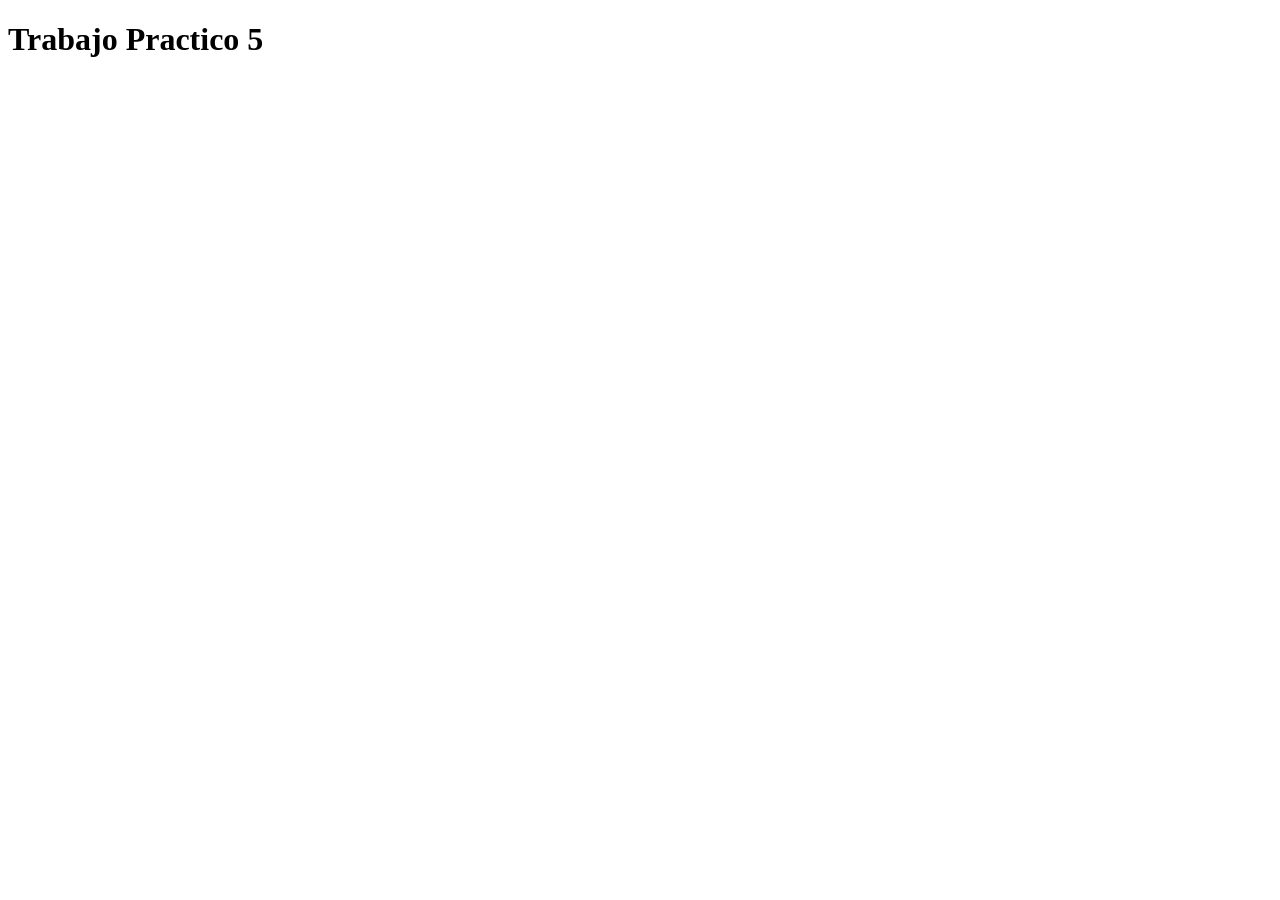
<file: Trabajo Practico 5/index.html>
<!DOCTYPE html>
<html lang="en">
<head>
    <meta charset="UTF-8">
    <meta http-equiv="X-UA-Compatible" content="IE=edge">
    <meta name="viewport" content="width=device-width, initial-scale=1.0">
    <title>Document</title>
</head>
<body>
    <h1>Trabajo Practico 5
        
    </h1>
</body>
</html>
</file>
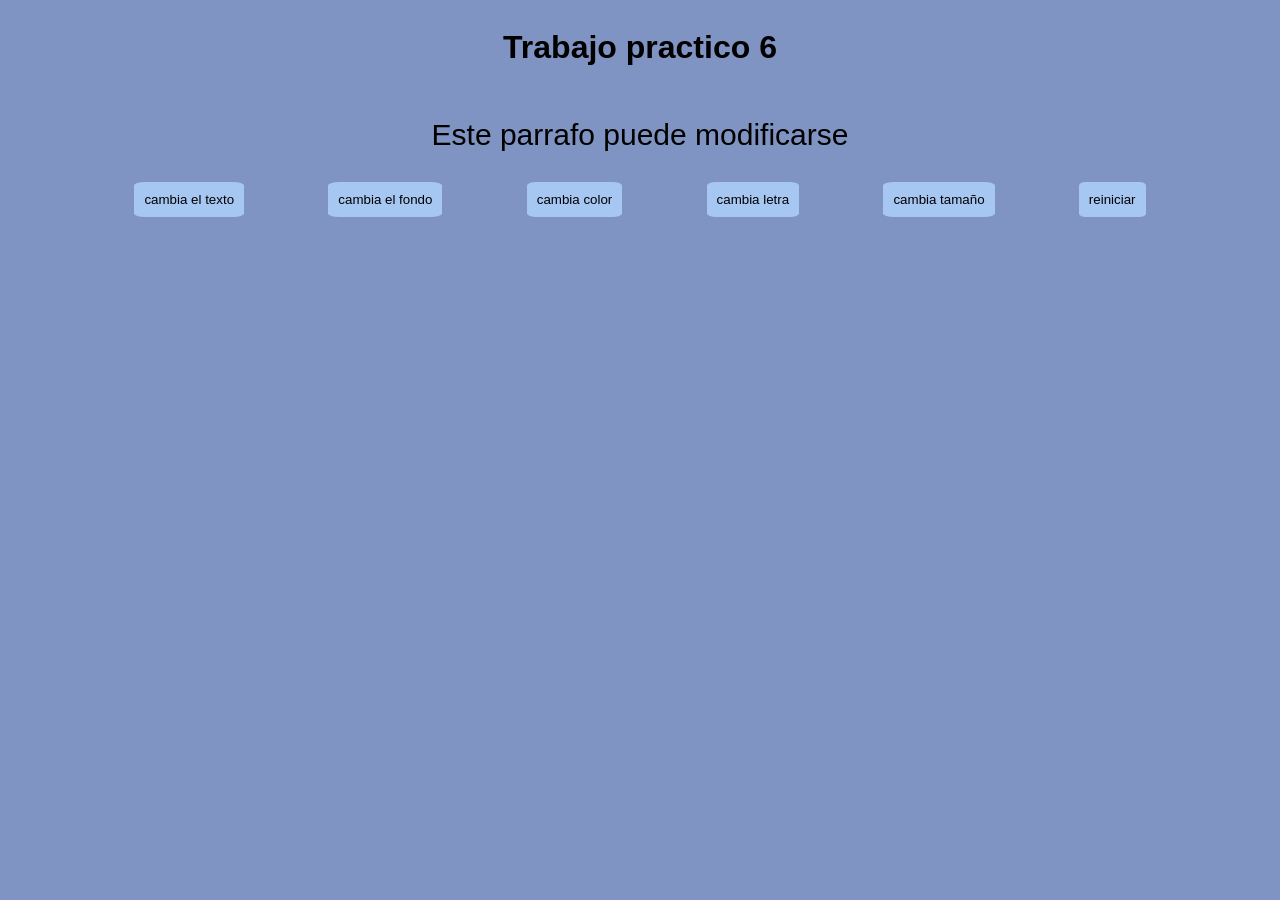
<file: Trabajo practico 6/index.html>
<!DOCTYPE html>
<html lang="en">
<head>
    <meta charset="UTF-8">
    <meta http-equiv="X-UA-Compatible" content="IE=edge">
    <meta name="viewport" content="width=device-width, initial-scale=1.0">
    <title>Document</title>
    <link rel="stylesheet" href="style.css">
</head>
<body>
    <h1>Trabajo practico 6</h1>
    <p>Este parrafo puede modificarse</p>
    <div>
        <button id="b1">cambia el texto</button>
        <button id="b2">cambia el fondo</button>
        <button id="b3">cambia color</button>
        <button id="b4">cambia letra</button>
        <button id="b5">cambia tamaño</button>
        <button id="b5">reiniciar</button>
    </div>

</body>
<script src="app.js"></script>
</html>
</file>
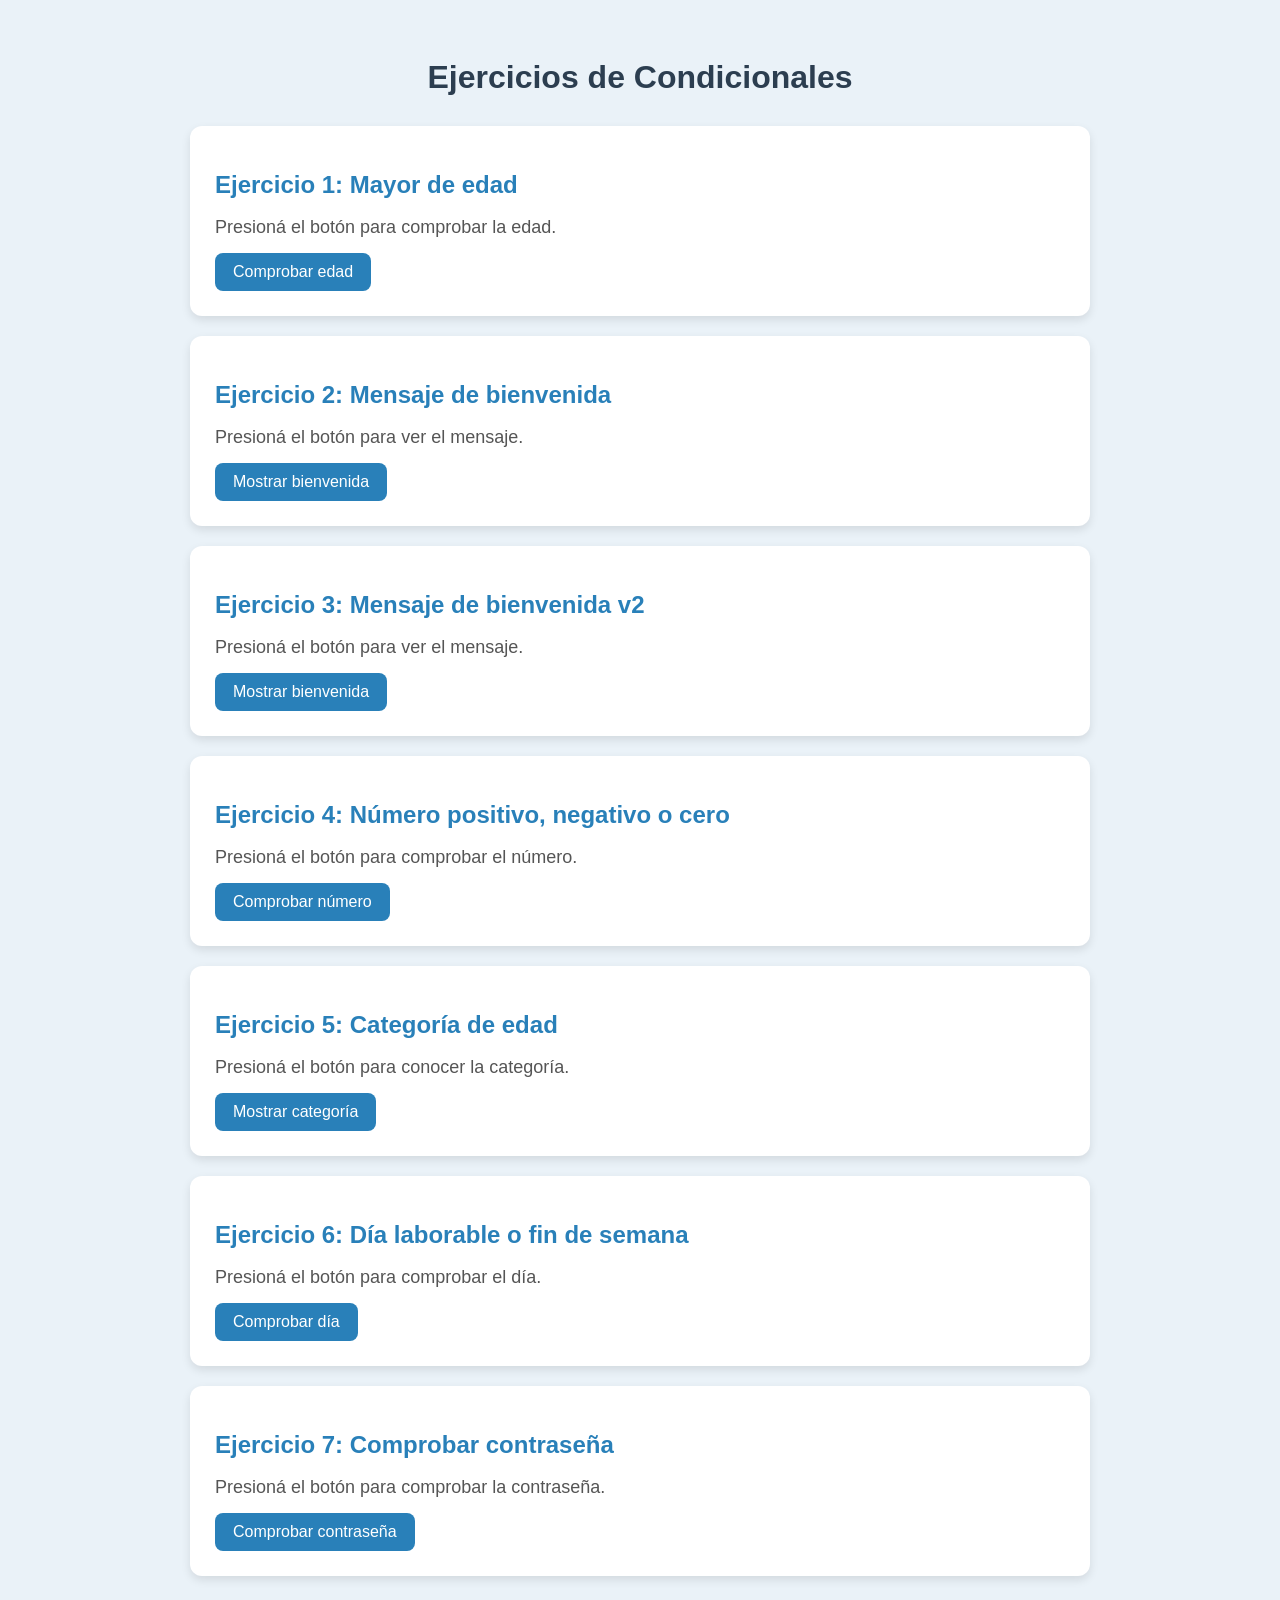
<file: trabajo practico 7/index.html>
<!DOCTYPE html>
<html lang="en">
<head>
    <meta charset="UTF-8">
    <meta http-equiv="X-UA-Compatible" content="IE=edge">
    <meta name="viewport" content="width=device-width, initial-scale=1.0">
    <title>Document</title>
    <link rel="stylesheet" href="style.css">
</head>
<body>
    <main>
        <h1>Ejercicios de Condicionales</h1>

        <!-- Ejercicio 1 -->
        <section class="ejercicio">
            <h2>Ejercicio 1: Mayor de edad</h2>
            <p id="parrafo1">Presioná el botón para comprobar la edad.</p>
            <button id="boton1">Comprobar edad</button>
        </section>

        <!-- Ejercicio 2 -->
        <section class="ejercicio">
            <h2>Ejercicio 2: Mensaje de bienvenida</h2>
            <p id="parrafo2">Presioná el botón para ver el mensaje.</p>
            <button id="boton2">Mostrar bienvenida</button>
        </section>

        <!-- Ejercicio 3 -->
        <section class="ejercicio">
            <h2>Ejercicio 3: Mensaje de bienvenida v2</h2>
            <p id="parrafo3">Presioná el botón para ver el mensaje.</p>
            <button id="boton3">Mostrar bienvenida</button>
        </section>

        <!-- Ejercicio 4 -->
        <section class="ejercicio">
            <h2>Ejercicio 4: Número positivo, negativo o cero</h2>
            <p id="parrafo4">Presioná el botón para comprobar el número.</p>
            <button id="boton4">Comprobar número</button>
        </section>

        <!-- Ejercicio 5 -->
        <section class="ejercicio">
            <h2>Ejercicio 5: Categoría de edad</h2>
            <p id="parrafo5">Presioná el botón para conocer la categoría.</p>
            <button id="boton5">Mostrar categoría</button>
        </section>

        <!-- Ejercicio 6 -->
        <section class="ejercicio">
            <h2>Ejercicio 6: Día laborable o fin de semana</h2>
            <p id="parrafo6">Presioná el botón para comprobar el día.</p>
            <button id="boton6">Comprobar día</button>
        </section>

        <!-- Ejercicio 7 -->
        <section class="ejercicio">
            <h2>Ejercicio 7: Comprobar contraseña</h2>
            <p id="parrafo7">Presioná el botón para comprobar la contraseña.</p>
            <button id="boton7">Comprobar contraseña</button>
        </section>

    </main>
    <script src="app.js"></script>
</body>

</html>
</file>
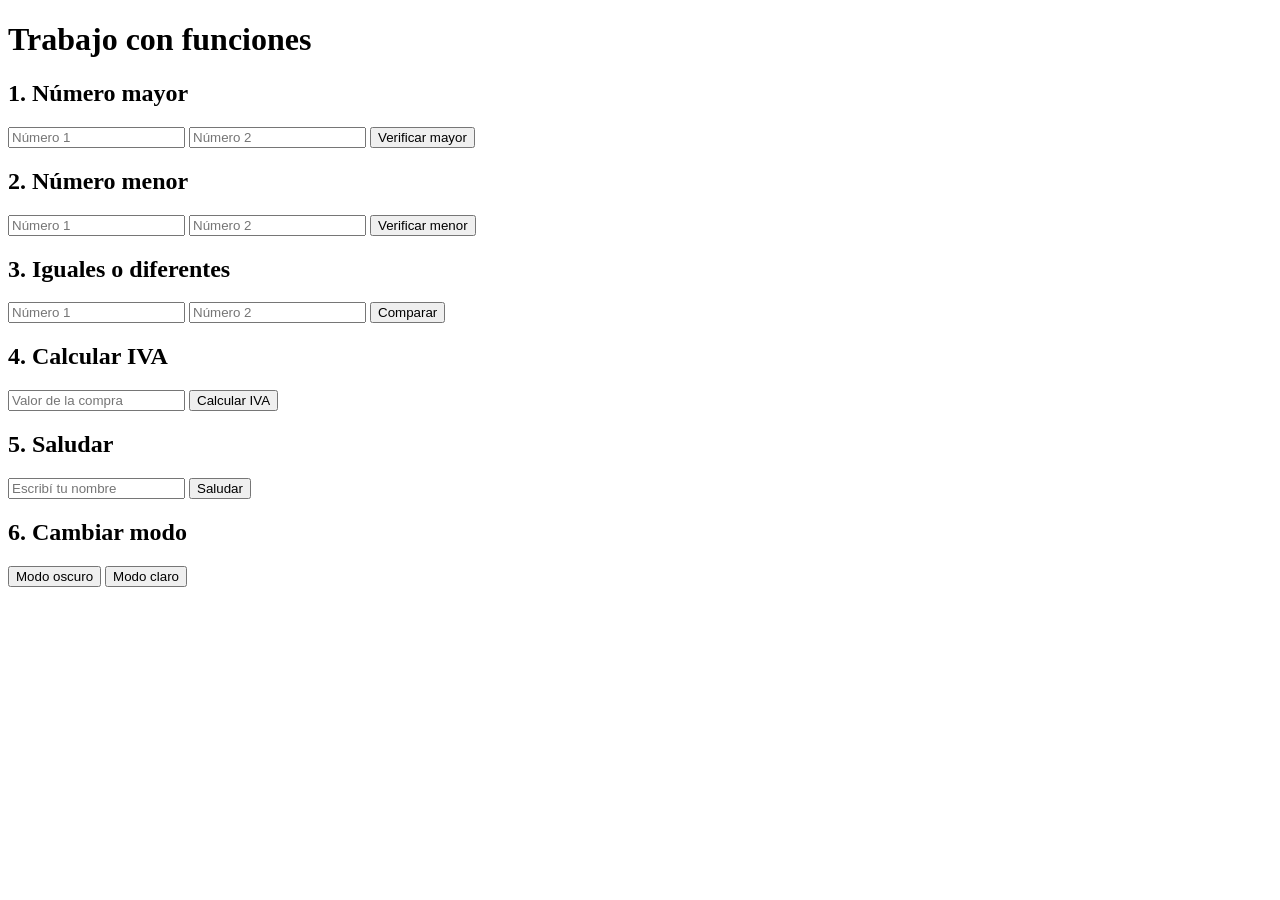
<file: trabajo practico 9/index.html>
<!DOCTYPE html>
<html lang="en">
<head>
    <meta charset="UTF-8">
    <meta name="viewport" content="width=device-width, initial-scale=1.0">
    <title>Document</title>
</head>
<body>
    <h1>Trabajo con funciones</h1>

    <!-- Mayor -->
    <h2>1. Número mayor</h2>
    <input type="number" id="num1Mayor" placeholder="Número 1">
    <input type="number" id="num2Mayor" placeholder="Número 2">
    <button onclick="numeroMayor()">Verificar mayor</button>
    <p id="resultadoMayor"></p>

    <!-- Menor -->
    <h2>2. Número menor</h2>
    <input type="number" id="num1Menor" placeholder="Número 1">
    <input type="number" id="num2Menor" placeholder="Número 2">
    <button onclick="numeroMenor()">Verificar menor</button>
    <p id="resultadoMenor"></p>

    <!-- Iguales o diferentes -->
    <h2>3. Iguales o diferentes</h2>
    <input type="number" id="num1Igual" placeholder="Número 1">
    <input type="number" id="num2Igual" placeholder="Número 2">
    <button onclick="compararNumeros()">Comparar</button>
    <p id="resultadoIgual"></p>

    <!-- IVA -->
    <h2>4. Calcular IVA</h2>
    <input type="number" id="compra" placeholder="Valor de la compra">
    <button onclick="calcularIVA()">Calcular IVA</button>
    <p id="resultadoIVA"></p>

    <!-- Saludo -->
    <h2>5. Saludar</h2>
    <input type="text" id="nombre" placeholder="Escribí tu nombre">
    <button onclick="saludar()">Saludar</button>
    <p id="resultadoSaludo"></p>

    <!-- Modo oscuro y claro -->
    <h2>6. Cambiar modo</h2>
    <button onclick="modoOscuro()">Modo oscuro</button>
    <button onclick="modoClaro()">Modo claro</button>

</body>
</html>
</file>
<file: Trabajo practico 6/style.css>
body{
    background-color: rgb(127, 148, 194);
    color: rgb(0, 0, 0);
    font-family: 'Segoe UI', Tahoma, Geneva, Verdana, sans-serif;
    display: flex;
    flex-direction: column;
    justify-content: center;
    align-items: center;
}
div{
    display: flex;
    justify-content: space-between;
    width: 80%;
}

p{
    font-size: 30px; 
}

button{
    background-color: rgb(166, 199, 241);
    padding: 10px;
    border: none;
    border-radius: 10%;
}

button:hover{
    background-color: rgb(11, 23, 90);
    transform: scale(1.1) rotate(2deg);
}

button{
    transition: 0.5s;
}
</file>
<file: trabajo practico 7/style.css>
¨* { 
    box-sizing: border-box;
    margin: 0;
    padding: 0;
}

body {
    font-family: Arial, sans-serif;
    background-color: #eaf2f8;
    color: #222;
    padding: 30px;
}


main {
    max-width: 900px;
    margin: auto;
}

h1 {
    text-align: center;
    color: #2c3e50;
    margin-bottom: 30px;
}

.ejercicio {
    background-color: white;
    padding: 25px;
    margin-bottom: 20px;
    border-radius: 12px;
    box-shadow: 0 4px 10px rgba(0, 0, 0, 0.1);
}

.ejercicio h2 {
    color: #2980b9;
    margin-bottom: 15px;
}

.ejercicio p {
    margin-bottom: 15px;
    font-size: 18px;
    color: #555;
}

button {
    background-color: #2980b9;
    color: white;
    border: none;
    padding: 10px 18px;
    border-radius: 8px;
    font-size: 16px;
    cursor: pointer;
}

button:hover {
    background-color: #1f618d;
}
</file>
